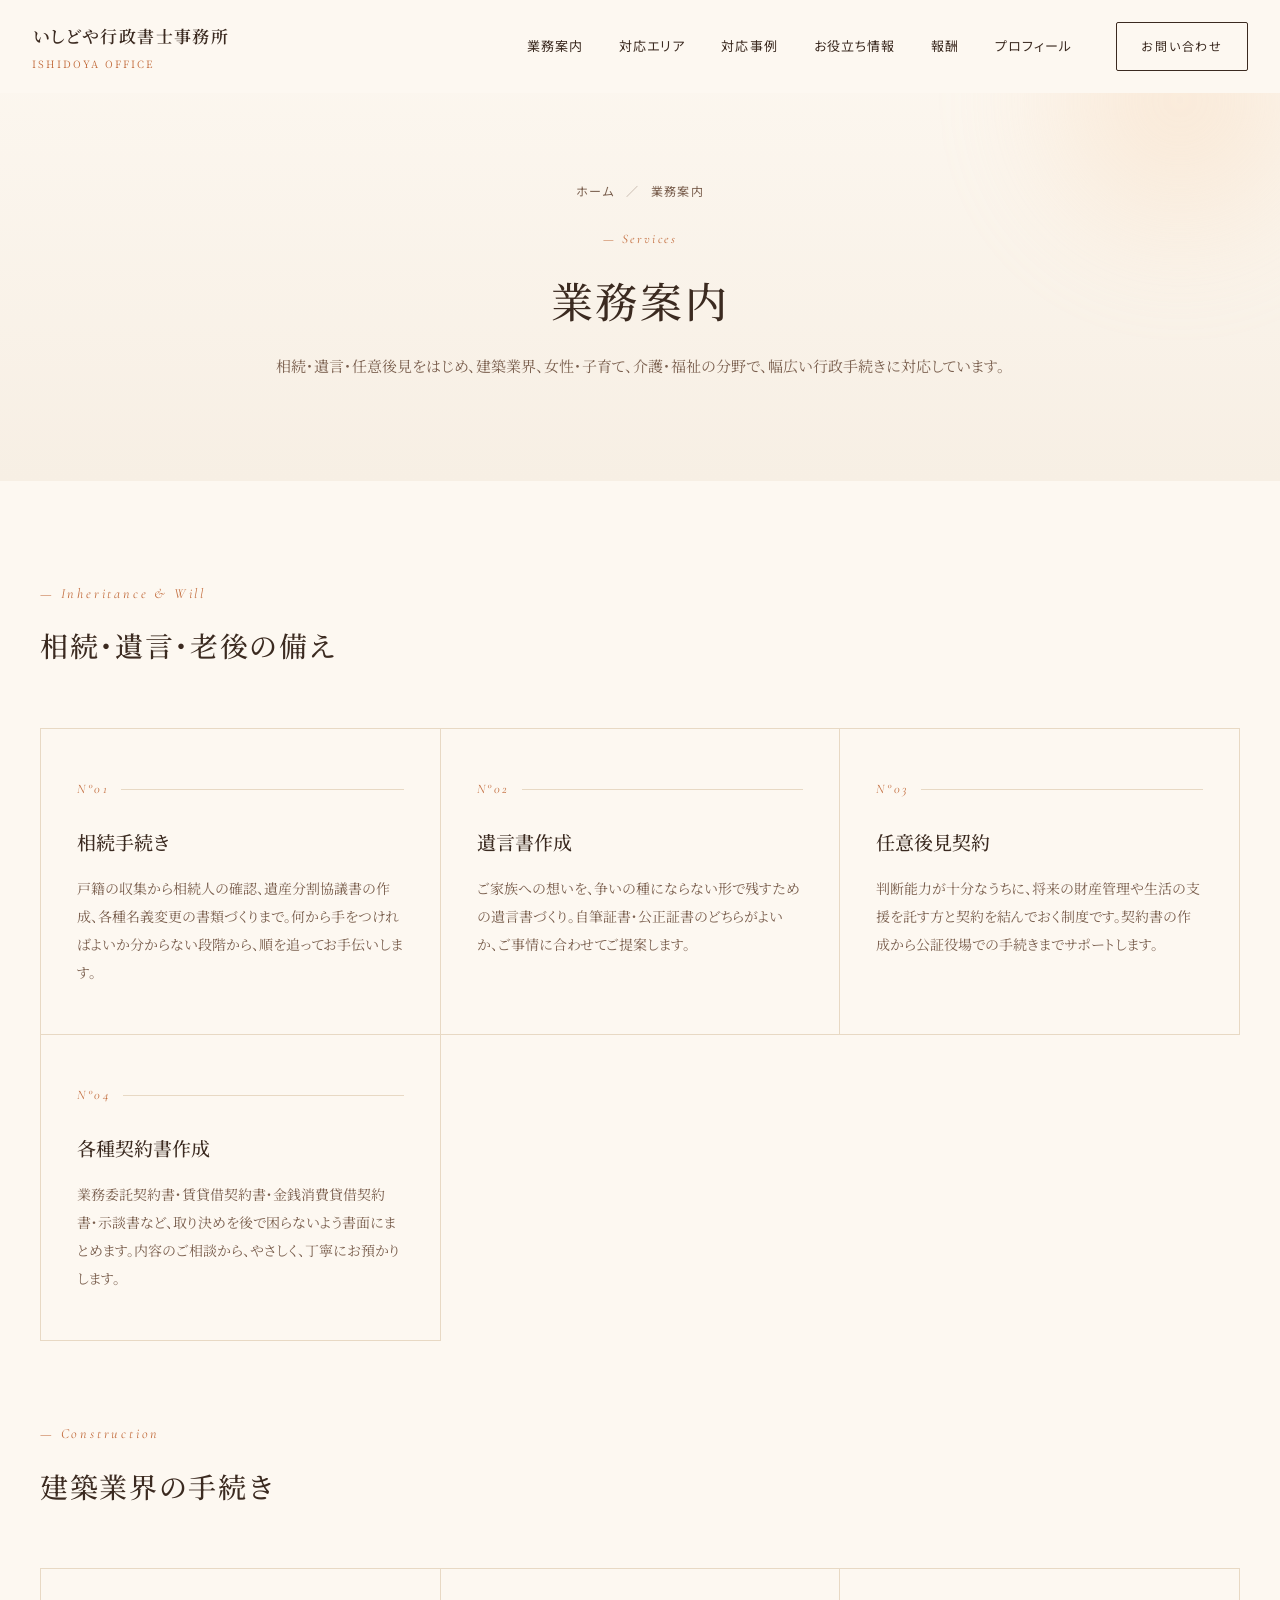
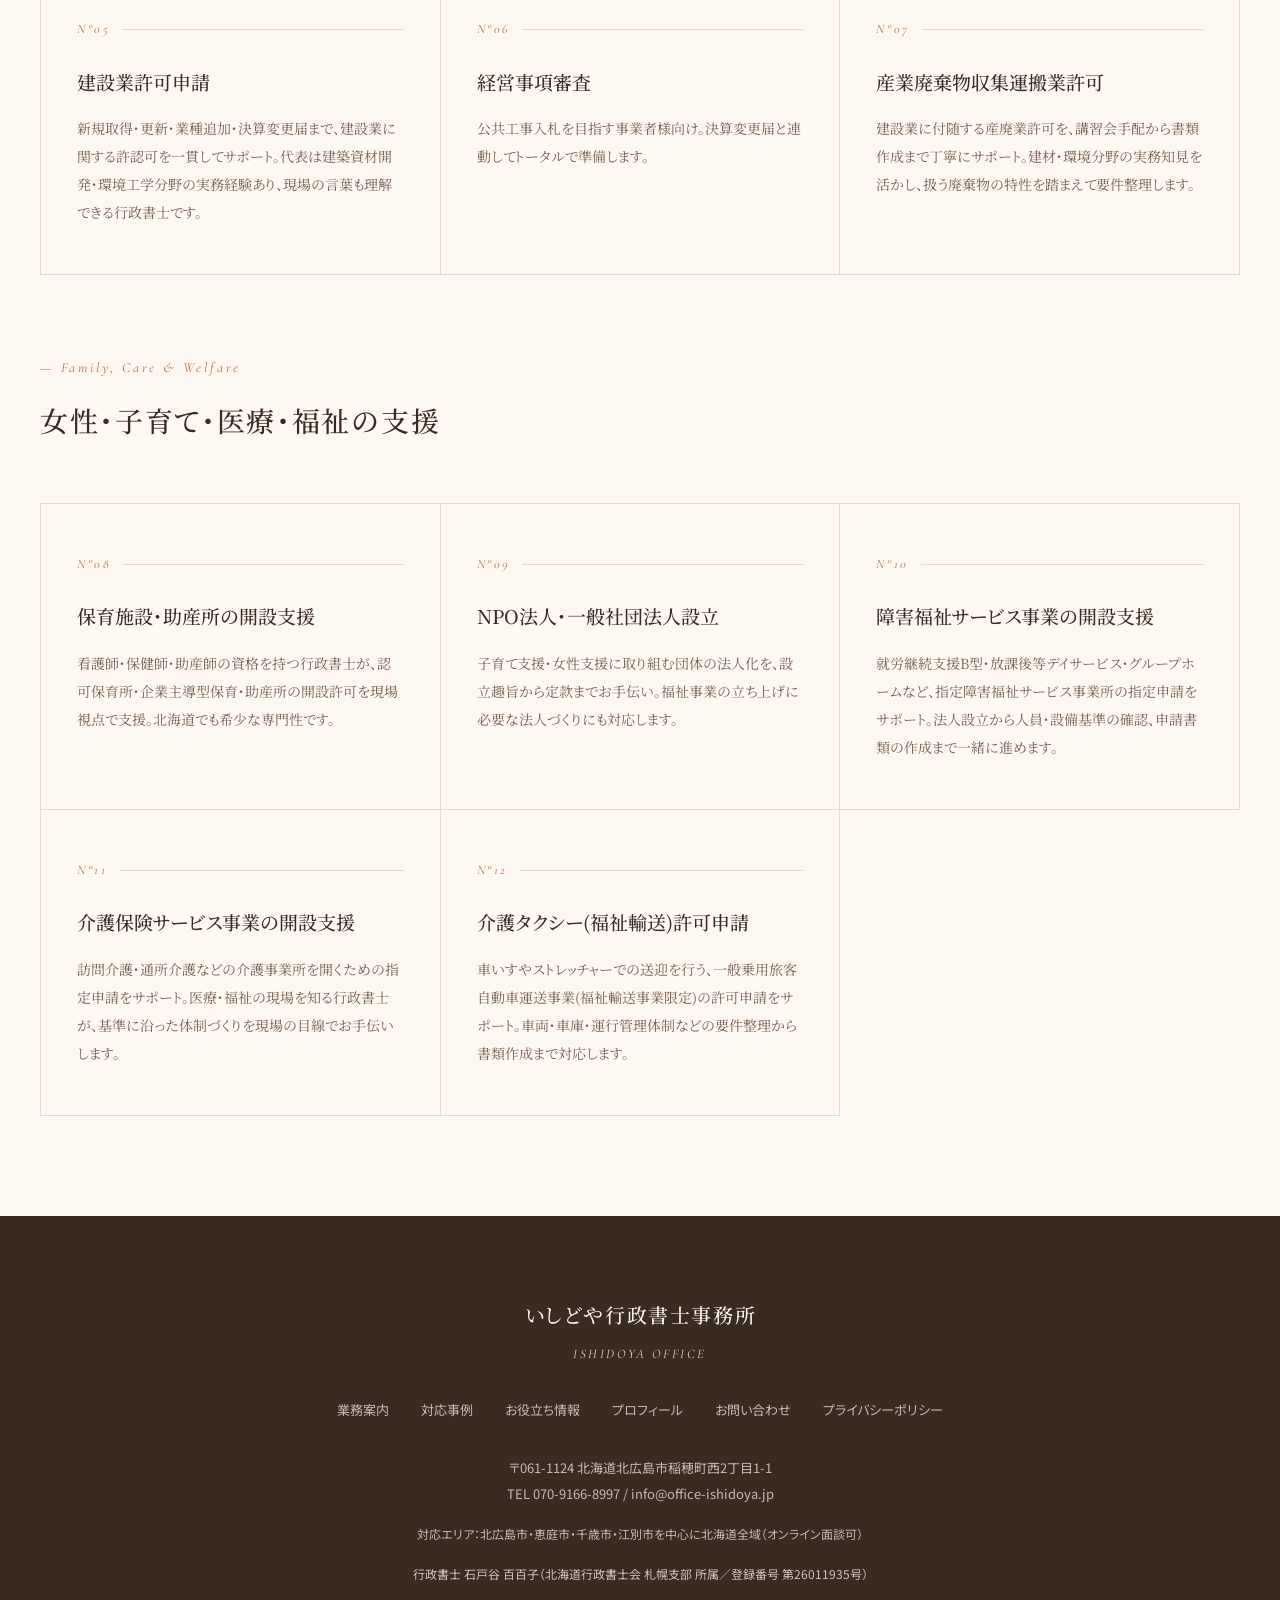
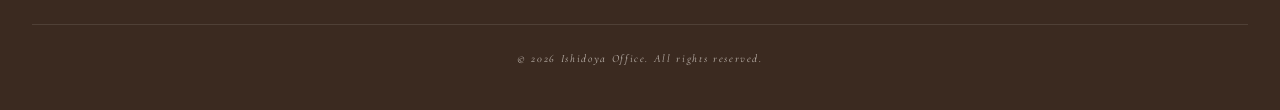
<file: services/index.html>
<!DOCTYPE html><html lang="ja"> <head><meta name="robots" content="noindex,nofollow"><meta charset="UTF-8"><meta name="viewport" content="width=device-width, initial-scale=1.0"><meta name="format-detection" content="telephone=no"><title>業務案内｜北広島の行政書士｜いしどや行政書士事務所</title><meta name="description" content="北広島・恵庭・千歳・江別エリア対応。建設業許可、経営事項審査、産廃業許可、保育施設・助産所開設、NPO法人設立、相続・遺言。建築と女性・子育て、ふたつの専門分野で幅広くサポートします。"><meta property="og:type" content="website"><meta property="og:title" content="業務案内｜北広島の行政書士｜いしどや行政書士事務所"><meta property="og:description" content="北広島・恵庭・千歳・江別エリア対応。建設業許可、経営事項審査、産廃業許可、保育施設・助産所開設、NPO法人設立、相続・遺言。建築と女性・子育て、ふたつの専門分野で幅広くサポートします。"><meta property="og:image" content="https://office-ishidoya.jp/ogp.jpg"><meta property="og:site_name" content="いしどや行政書士事務所"><meta property="og:locale" content="ja_JP"><meta name="twitter:card" content="summary_large_image"><meta name="twitter:title" content="業務案内｜北広島の行政書士｜いしどや行政書士事務所"><meta name="twitter:description" content="北広島・恵庭・千歳・江別エリア対応。建設業許可、経営事項審査、産廃業許可、保育施設・助産所開設、NPO法人設立、相続・遺言。建築と女性・子育て、ふたつの専門分野で幅広くサポートします。"><meta name="twitter:image" content="https://office-ishidoya.jp/ogp.jpg"><link rel="preconnect" href="https://fonts.googleapis.com"><link rel="preconnect" href="https://fonts.gstatic.com" crossorigin><link href="https://fonts.googleapis.com/css2?family=Noto+Serif+JP:wght@400;500;600;700&family=Noto+Sans+JP:wght@300;400;500;700&family=Cormorant+Garamond:ital,wght@0,400;0,500;1,400;1,500&display=swap" rel="stylesheet"><noscript><style>.preloader{display:none !important}</style></noscript><link rel="stylesheet" href="../style.css"></head> <body>
<header class="site-header" id="site-header"> <div class="nav-inner"> <a href="../" class="logo">
いしどや行政書士事務所
<small>ISHIDOYA OFFICE</small> </a> <input type="checkbox" id="nav-toggle" class="nav-toggle" aria-label="メニューを開閉"> <label for="nav-toggle" class="nav-burger" aria-hidden="true"> <span></span><span></span><span></span> </label> <nav class="nav-links" aria-label="メインナビゲーション"> <a href="./" aria-current="page">業務案内</a> <a href="https://office-ishidoya.jp/area/">対応エリア</a> <a href="https://office-ishidoya.jp/cases/">対応事例</a> <a href="https://office-ishidoya.jp/blog/">お役立ち情報</a> <a href="https://office-ishidoya.jp/pricing/">報酬</a> <a href="https://office-ishidoya.jp/profile/">プロフィール</a> <a href="https://office-ishidoya.jp/contact/" class="nav-cta">お問い合わせ</a> </nav> </div> </header>
<main>
<section class="page-hero"> <div class="page-hero-inner"> <nav class="breadcrumb" aria-label="パンくず"> <a href="../">ホーム</a> <span class="sep">／</span> <span>業務案内</span> </nav> <span class="page-en">— Services</span> <h1 class="page-title">業務案内</h1> <p class="page-desc">
相続・遺言・任意後見をはじめ、建築業界、女性・子育て、介護・福祉の分野で、幅広い行政手続きに対応しています。
</p> </div> </section>
<section style="padding: 100px 32px;"><div class="section-inner">
<div class="fade-up in" style="margin-bottom: 60px;"><span class="section-en">— Inheritance &amp; Will</span><h2 class="section-title" style="font-size: 28px;">相続・遺言・老後の備え</h2></div><div class="services-grid" style="margin-bottom: 80px;"><a href="#" class="service-card fade-up in"><div class="service-num">N°01</div><h3 class="service-title">相続手続き</h3><p>戸籍の収集から相続人の確認、遺産分割協議書の作成、各種名義変更の書類づくりまで。何から手をつければよいか分からない段階から、順を追ってお手伝いします。</p></a><a href="#" class="service-card fade-up in"><div class="service-num">N°02</div><h3 class="service-title">遺言書作成</h3><p>ご家族への想いを、争いの種にならない形で残すための遺言書づくり。自筆証書・公正証書のどちらがよいか、ご事情に合わせてご提案します。</p></a><a href="#" class="service-card fade-up in"><div class="service-num">N°03</div><h3 class="service-title">任意後見契約</h3><p>判断能力が十分なうちに、将来の財産管理や生活の支援を託す方と契約を結んでおく制度です。契約書の作成から公証役場での手続きまでサポートします。</p></a><a href="#" class="service-card fade-up in"><div class="service-num">N°04</div><h3 class="service-title">各種契約書作成</h3><p>業務委託契約書・賃貸借契約書・金銭消費貸借契約書・示談書など、取り決めを後で困らないよう書面にまとめます。内容のご相談から、やさしく、丁寧にお預かりします。</p></a></div><div class="fade-up in" style="margin-bottom: 60px;"><span class="section-en">— Construction</span><h2 class="section-title" style="font-size: 28px;">建築業界の手続き</h2></div><div class="services-grid" style="margin-bottom: 80px;"><a href="#" class="service-card fade-up in"><div class="service-num">N°05</div><h3 class="service-title">建設業許可申請</h3><p>新規取得・更新・業種追加・決算変更届まで、建設業に関する許認可を一貫してサポート。代表は建築資材開発・環境工学分野の実務経験あり、現場の言葉も理解できる行政書士です。</p></a><a href="#" class="service-card fade-up in"><div class="service-num">N°06</div><h3 class="service-title">経営事項審査</h3><p>公共工事入札を目指す事業者様向け。決算変更届と連動してトータルで準備します。</p></a><a href="#" class="service-card fade-up in"><div class="service-num">N°07</div><h3 class="service-title">産業廃棄物収集運搬業許可</h3><p>建設業に付随する産廃業許可を、講習会手配から書類作成まで丁寧にサポート。建材・環境分野の実務知見を活かし、扱う廃棄物の特性を踏まえて要件整理します。</p></a></div><div id="care" class="fade-up in" style="margin-bottom: 60px;"><span class="section-en">— Family, Care &amp; Welfare</span><h2 class="section-title" style="font-size: 28px;">女性・子育て・医療・福祉の支援</h2></div><div class="services-grid"><a href="#" class="service-card fade-up in"><div class="service-num">N°08</div><h3 class="service-title">保育施設・助産所の開設支援</h3><p>看護師・保健師・助産師の資格を持つ行政書士が、認可保育所・企業主導型保育・助産所の開設許可を現場視点で支援。北海道でも希少な専門性です。</p></a><a href="#" class="service-card fade-up in"><div class="service-num">N°09</div><h3 class="service-title">NPO法人・一般社団法人設立</h3><p>子育て支援・女性支援に取り組む団体の法人化を、設立趣旨から定款までお手伝い。福祉事業の立ち上げに必要な法人づくりにも対応します。</p></a><a href="#" class="service-card fade-up in"><div class="service-num">N°10</div><h3 class="service-title">障害福祉サービス事業の開設支援</h3><p>就労継続支援B型・放課後等デイサービス・グループホームなど、指定障害福祉サービス事業所の指定申請をサポート。法人設立から人員・設備基準の確認、申請書類の作成まで一緒に進めます。</p></a><a href="#" class="service-card fade-up in"><div class="service-num">N°11</div><h3 class="service-title">介護保険サービス事業の開設支援</h3><p>訪問介護・通所介護などの介護事業所を開くための指定申請をサポート。医療・福祉の現場を知る行政書士が、基準に沿った体制づくりを現場の目線でお手伝いします。</p></a><a href="#" class="service-card fade-up in"><div class="service-num">N°12</div><h3 class="service-title">介護タクシー(福祉輸送)許可申請</h3><p>車いすやストレッチャーでの送迎を行う、一般乗用旅客自動車運送事業(福祉輸送事業限定)の許可申請をサポート。車両・車庫・運行管理体制などの要件整理から書類作成まで対応します。</p></a></div>
</div></section>
</main>
<footer class="site-footer"> <div class="footer-logo">いしどや行政書士事務所</div> <div class="footer-en">ISHIDOYA OFFICE</div> <nav class="footer-nav" aria-label="フッターナビゲーション"> <a href="./">業務案内</a> <a href="https://office-ishidoya.jp/cases/">対応事例</a> <a href="https://office-ishidoya.jp/blog/">お役立ち情報</a> <a href="https://office-ishidoya.jp/profile/">プロフィール</a> <a href="https://office-ishidoya.jp/contact/">お問い合わせ</a> <a href="https://office-ishidoya.jp/privacy/">プライバシーポリシー</a> </nav> <div class="footer-info">
〒061-1124 北海道北広島市稲穂町西2丁目1-1<br>
TEL 070-9166-8997 / info@office-ishidoya.jp
</div> <div class="footer-area">
対応エリア：北広島市・恵庭市・千歳市・江別市を中心に北海道全域（オンライン面談可）
</div> <div class="footer-license">
行政書士 石戸谷 百百子（北海道行政書士会 札幌支部 所属／登録番号 第26011935号）
</div> <div class="footer-copy">© 2026 Ishidoya Office. All rights reserved.</div> </footer>

</body></html>
</file>
<file: style.css>
:root{--orange: #E89B5A;--orange-deep: #C36E3F;--orange-light: #F6D3B0;--beige: #F7EFE4;--cream: #FDF8F1;--brown: #3B2A20;--brown-sub: #7A5F4E;--line: #E8D9C4;--white: #ffffff}*{margin:0;padding:0;box-sizing:border-box}html{scroll-behavior:smooth}body{font-family:"Noto Serif JP",serif;color:var(--brown);background:var(--cream);line-height:1.9;font-weight:400;font-feature-settings:"palt";-webkit-font-smoothing:antialiased;overflow-x:hidden}a{color:inherit;text-decoration:none}img{max-width:100%;display:block}.en{font-family:Cormorant Garamond,serif;font-style:italic;letter-spacing:.05em}.fade-up{opacity:0;transform:translateY(40px);transition:opacity 1.2s cubic-bezier(.2,.8,.2,1),transform 1.2s cubic-bezier(.2,.8,.2,1)}.fade-up.in{opacity:1;transform:translateY(0)}.fade-up.delay-1{transition-delay:.15s}.fade-up.delay-2{transition-delay:.3s}.fade-up.delay-3{transition-delay:.45s}.scroll-progress{position:fixed;top:0;left:0;height:2px;width:0;background:linear-gradient(90deg,var(--orange-light),var(--orange-deep));z-index:200;pointer-events:none;transition:width .1s ease-out}.line-reveal{display:block;overflow:hidden}.line-reveal>span{display:inline-block;transform:translateY(110%);transition:transform 1.4s cubic-bezier(.2,.8,.2,1)}.line-reveal.in>span{transform:translateY(0)}.line-reveal.delay-1>span{transition-delay:.15s}.line-reveal.delay-2>span{transition-delay:.3s}.line-reveal.delay-3>span{transition-delay:.45s}.clip-reveal{clip-path:inset(100% 0 0 0);transition:clip-path 1.4s cubic-bezier(.7,0,.3,1)}.clip-reveal.in{clip-path:inset(0 0 0 0)}.preloader{position:fixed;inset:0;z-index:9999;background:var(--cream);display:flex;align-items:center;justify-content:center;transition:opacity .7s ease,visibility .7s ease}.preloader.done{opacity:0;visibility:hidden}.preloader-inner{display:flex;flex-direction:column;align-items:center;gap:22px}.preloader-name{font-family:"Noto Serif JP",serif;font-size:16px;font-weight:500;letter-spacing:.25em;padding-left:.25em;color:var(--brown);opacity:0;transform:translateY(8px);animation:preIn .9s cubic-bezier(.2,.7,.2,1) .32s forwards}.preloader-bar{width:120px;height:1px;background:var(--line);overflow:hidden;position:relative}.preloader-bar span{position:absolute;inset:0;background:var(--orange-deep);transform:scaleX(0);transform-origin:left;animation:preBar 1.3s cubic-bezier(.4,0,.2,1) .45s forwards}@keyframes preIn{to{opacity:1;transform:translateY(0) scale(1)}}@keyframes preBar{to{transform:scaleX(1)}}@media(prefers-reduced-motion:reduce){.preloader-name{animation:none;opacity:1;transform:none}.preloader-bar span{animation:none;transform:scaleX(1)}}.photo-fill{position:absolute;inset:0;z-index:0;width:100%;height:100%;object-fit:cover;object-position:center 25%;display:block}.tilt-card{transition:transform .4s cubic-bezier(.2,.8,.2,1),box-shadow .4s ease;will-change:transform;transform-style:preserve-3d}.tilt-card:hover{transform:perspective(1000px) rotateX(2deg) rotateY(-2deg) translateY(-3px);box-shadow:0 20px 40px #3b2a2014}.magnet{transition:transform .3s cubic-bezier(.2,.8,.2,1);will-change:transform}.magnet>*{pointer-events:none}.count-up{font-family:Cormorant Garamond,serif;font-weight:500;font-size:56px;color:var(--orange-deep);line-height:1;display:block}.count-up+.count-label{font-family:Noto Sans JP;font-size:13px;color:var(--brown-sub);letter-spacing:.15em;margin-top:8px;display:block}.stats-grid{display:grid;grid-template-columns:repeat(3,1fr);gap:40px;max-width:800px;margin:80px auto 0;padding-top:60px;border-top:1px solid rgba(253,248,241,.2)}.stat-item{text-align:center}@media(max-width:820px){.stats-grid{grid-template-columns:1fr;gap:32px}.count-up{font-size:42px}}header.site-header{position:fixed;top:0;left:0;right:0;z-index:100;padding:20px 0;transition:padding .4s ease,box-shadow .4s ease;background-color:#fdf8f1}header.site-header.scrolled{padding:14px 0;box-shadow:0 1px 20px #3b2a200f}.nav-inner{max-width:1280px;margin:0 auto;padding:0 32px;display:flex;justify-content:space-between;align-items:center}.logo{font-family:"Noto Serif JP",serif;font-size:17px;font-weight:600;color:var(--brown);letter-spacing:.08em}.logo small{display:block;font-size:10px;color:var(--orange-deep);font-weight:400;letter-spacing:.2em;margin-top:2px}.nav-links{display:flex;gap:36px;align-items:center;font-size:13px;letter-spacing:.08em;font-family:Noto Sans JP}.nav-links a:not(.nav-cta){position:relative;transition:.3s;color:var(--brown)}.nav-links a:not(.nav-cta):after{content:"";position:absolute;bottom:-6px;left:50%;width:0;height:1px;background:var(--orange-deep);transition:.4s ease;transform:translate(-50%)}.nav-links a:not(.nav-cta):hover:after{width:100%}.nav-cta{font-family:Noto Sans JP;font-size:12px;letter-spacing:.15em;color:var(--brown);padding:12px 24px;border:1px solid var(--brown);border-radius:2px;transition:.4s ease;position:relative;overflow:hidden;z-index:1;margin-left:8px}.nav-cta:before{content:"";position:absolute;top:0;left:-100%;width:100%;height:100%;background:var(--brown);transition:.4s ease;z-index:-1}.nav-cta:hover{color:#fff}.nav-cta:hover:before{left:0}.nav-toggle,.nav-burger{display:none}@media(max-width:820px){.nav-burger{display:flex;flex-direction:column;justify-content:center;gap:5px;width:32px;height:32px;cursor:pointer;z-index:110}.nav-burger span{display:block;width:24px;height:1.5px;background:var(--brown);transition:.3s ease}.nav-toggle:checked+.nav-burger span:nth-child(1){transform:translateY(6.5px) rotate(45deg)}.nav-toggle:checked+.nav-burger span:nth-child(2){opacity:0}.nav-toggle:checked+.nav-burger span:nth-child(3){transform:translateY(-6.5px) rotate(-45deg)}.nav-links{position:fixed;top:0;right:0;bottom:0;width:min(78vw,320px);padding:96px 36px 36px;flex-direction:column;gap:28px;align-items:stretch;background-color:#fdf8f1;box-shadow:-8px 0 32px #3b2a201f;transform:translate(100%);transition:transform .35s ease;font-size:16px;z-index:105}.nav-toggle:checked~.nav-links{transform:translate(0)}.nav-links a:not(.nav-cta){padding:12px 0;border-bottom:1px dashed var(--line)}.nav-links a:not(.nav-cta):after{display:none}.nav-cta{margin:8px 0 0;padding:16px 24px;text-align:center;font-size:13px;letter-spacing:.12em}}.hero{min-height:100vh;position:relative;overflow:hidden;display:flex;align-items:center;padding:140px 32px 100px;background:var(--cream)}.hero-bg{position:absolute;inset:0;z-index:0;pointer-events:none}.blob{position:absolute;border-radius:50%;filter:blur(60px);opacity:.6}.blob-1{width:600px;height:600px;top:-200px;right:-150px;background:radial-gradient(circle,var(--orange-light),transparent 70%);animation:float1 18s ease-in-out infinite}.blob-2{width:500px;height:500px;bottom:-150px;left:-100px;background:radial-gradient(circle,#F4C7A1,transparent 70%);animation:float2 22s ease-in-out infinite}@keyframes float1{0%,to{transform:translate(0) scale(1)}50%{transform:translate(-40px,30px) scale(1.1)}}@keyframes float2{0%,to{transform:translate(0) scale(1)}50%{transform:translate(50px,-40px) scale(.95)}}.hero-inner{max-width:1280px;margin:0 auto;width:100%;display:grid;grid-template-columns:1.15fr 1fr;gap:80px;align-items:center;position:relative;z-index:1}.hero-en{font-family:Cormorant Garamond,serif;font-style:italic;color:var(--orange-deep);font-size:15px;letter-spacing:.15em;margin-bottom:32px;display:block}.hero-en:before{content:"";display:inline-block;width:40px;height:1px;background:var(--orange-deep);vertical-align:middle;margin-right:16px}.hero h1{font-family:"Noto Serif JP",serif;font-weight:500;font-size:56px;line-height:1.6;letter-spacing:.04em;color:var(--brown);margin-bottom:40px}.hero h1 .accent{color:var(--orange-deep);font-weight:600}.hero h1 .small{font-size:24px;display:block;margin-top:16px;color:var(--brown-sub);font-weight:400;letter-spacing:.08em}.hero-lead{font-size:15px;line-height:2.1;color:var(--brown-sub);margin-bottom:48px;max-width:520px}.hero-buttons{display:flex;gap:20px;align-items:center;flex-wrap:wrap}.btn-line{font-family:Noto Sans JP;font-size:13px;letter-spacing:.15em;color:var(--brown);padding:18px 0;display:inline-flex;align-items:center;gap:20px;border-bottom:1px solid var(--brown);transition:.4s ease;position:relative}.btn-line .arrow{display:inline-block;width:40px;height:1px;background:var(--brown);position:relative;transition:.4s ease}.btn-line .arrow:after{content:"";position:absolute;right:0;top:-3px;width:7px;height:7px;border-top:1px solid var(--brown);border-right:1px solid var(--brown);transform:rotate(45deg);transition:.4s ease}.btn-line:hover{color:var(--orange-deep);border-color:var(--orange-deep)}.btn-line:hover .arrow{background:var(--orange-deep);width:56px}.btn-line:hover .arrow:after{border-color:var(--orange-deep)}.hero-visual{position:relative;aspect-ratio:4/5}.hero-photo-main{position:absolute;inset:0;border-radius:4px;background:linear-gradient(135deg,#e89b5a26,#c36e3f40),linear-gradient(135deg,#e0b58a,#c4946a);box-shadow:0 30px 80px #3b2a202e;display:flex;align-items:center;justify-content:center;color:#ffffffd9;font-family:"Noto Serif JP";font-size:13px;letter-spacing:.1em;text-align:center;overflow:hidden}.hero-photo-main:after{content:"";position:absolute;inset:0;background:linear-gradient(180deg,transparent 60%,rgba(59,42,32,.2))}.hero-photo-label{position:relative;z-index:2;padding:12px 24px;border:1px solid rgba(255,255,255,.4);border-radius:2px}.hero-side-text{position:absolute;top:30px;left:-60px;writing-mode:vertical-rl;font-size:11px;letter-spacing:.5em;color:var(--brown-sub);font-family:Noto Sans JP}.hero-number{position:absolute;bottom:-30px;right:-30px;font-family:Cormorant Garamond,serif;font-size:160px;color:var(--orange-light);font-weight:400;line-height:1;opacity:.8;z-index:-1}.scroll-ind{position:absolute;bottom:40px;left:50%;transform:translate(-50%);font-size:11px;letter-spacing:.3em;color:var(--brown-sub);font-family:Cormorant Garamond;font-style:italic;display:flex;flex-direction:column;align-items:center;gap:12px}.scroll-ind:after{content:"";width:1px;height:50px;background:var(--brown-sub);animation:scrollDown 2.5s ease-in-out infinite;transform-origin:top}@keyframes scrollDown{0%{transform:scaleY(0)}50%{transform:scaleY(1)}to{transform:scaleY(0);transform-origin:bottom}}@media(max-width:820px){.hero{padding:120px 24px 80px}.hero-inner{grid-template-columns:1fr;gap:60px}.hero h1{font-size:34px}.hero h1 .small{font-size:18px}.hero-side-text,.hero-number{display:none}}.wave-divider{width:100%;height:60px;overflow:hidden;position:relative}.wave-divider svg{width:100%;height:100%;display:block}section{padding:140px 32px;position:relative}.section-inner{max-width:1200px;margin:0 auto}.section-head{margin-bottom:80px}.section-head.center{text-align:center}.section-en{font-family:Cormorant Garamond,serif;font-style:italic;color:var(--orange-deep);font-size:14px;letter-spacing:.2em;display:block;margin-bottom:16px}.section-title{font-family:"Noto Serif JP";font-weight:500;font-size:38px;letter-spacing:.06em;line-height:1.6;color:var(--brown)}.section-desc{color:var(--brown-sub);font-size:15px;line-height:2;margin-top:24px;max-width:640px}.section-head.center .section-desc{margin-left:auto;margin-right:auto}.message{background:var(--white);position:relative}.message-inner{max-width:900px;margin:0 auto;text-align:center}.message-mark{font-family:Cormorant Garamond;font-style:italic;font-size:80px;color:var(--orange-light);line-height:1;margin-bottom:30px}.message-text{font-family:"Noto Serif JP";font-weight:400;font-size:24px;line-height:2.2;color:var(--brown);letter-spacing:.06em}.message-sign{margin-top:40px;font-size:13px;color:var(--brown-sub);letter-spacing:.15em;font-family:Noto Sans JP}@media(max-width:820px){.message-text{font-size:18px}}.pillars{background:var(--beige);position:relative;overflow:hidden}.pillars:before{content:"";position:absolute;top:10%;right:-100px;width:300px;height:300px;border-radius:50%;background:radial-gradient(circle,var(--orange-light),transparent);opacity:.4;filter:blur(40px)}.pillar-list{display:flex;flex-direction:column;gap:120px}.pillar-item{display:grid;grid-template-columns:1fr 1fr;gap:80px;align-items:center}.pillar-item:nth-child(2n){direction:rtl}.pillar-item:nth-child(2n)>*{direction:ltr}.pillar-visual{aspect-ratio:5/6;position:relative;background:linear-gradient(135deg,#d4a683,#a67656);box-shadow:0 30px 80px #3b2a2026;display:flex;align-items:center;justify-content:center}.pillar-visual-2{background:linear-gradient(135deg,#e0b58a,#c89470)}.pillar-visual-label{color:#ffffffe6;padding:12px 20px;border:1px solid rgba(255,255,255,.4);font-size:12px;letter-spacing:.1em}.pillar-subtitle{font-family:Cormorant Garamond;font-style:italic;color:var(--orange-deep);font-size:14px;letter-spacing:.2em;margin-bottom:20px;display:flex;align-items:center;gap:16px}.pillar-subtitle:before{content:"";width:40px;height:1px;background:var(--orange-deep)}.pillar-item h3{font-family:"Noto Serif JP";font-size:32px;font-weight:500;line-height:1.7;margin-bottom:28px;letter-spacing:.04em}.pillar-body{color:var(--brown-sub);font-size:15px;line-height:2.1;margin-bottom:32px}.pillar-tags{display:flex;flex-wrap:wrap;gap:12px;padding-top:28px;border-top:1px solid var(--line)}.pillar-tag{font-family:Noto Sans JP;font-size:12px;color:var(--brown);padding:8px 16px;border:1px solid var(--line);border-radius:2px;transition:.3s;background:var(--cream)}.pillar-tag:hover{border-color:var(--orange-deep);color:var(--orange-deep)}@media(max-width:820px){.pillar-item,.pillar-item:nth-child(2n){grid-template-columns:1fr;direction:ltr;gap:32px}.pillar-list{gap:80px}.pillar-item h3{font-size:24px}}.services-section{background:var(--cream)}.services-grid{display:grid;grid-template-columns:repeat(3,1fr);gap:0;border-top:1px solid var(--line);border-left:1px solid var(--line)}.service-card{padding:48px 36px;border-right:1px solid var(--line);border-bottom:1px solid var(--line);transition:.5s ease;position:relative;cursor:pointer;background:var(--cream);display:block}.service-card:before{content:"";position:absolute;inset:0;background:linear-gradient(180deg,transparent,rgba(232,155,90,.06));opacity:0;transition:.5s ease}.service-card:hover:before{opacity:1}.service-card:hover .service-title{color:var(--orange-deep)}.service-card>*{position:relative;z-index:1}.service-num{font-family:Cormorant Garamond;font-style:italic;font-size:13px;color:var(--orange-deep);letter-spacing:.2em;margin-bottom:24px;display:flex;align-items:center;gap:12px}.service-num:after{content:"";flex:1;height:1px;background:var(--line)}.service-title{font-family:"Noto Serif JP";font-size:19px;font-weight:500;margin-bottom:16px;line-height:1.7;transition:.4s}.service-card p{font-size:14px;color:var(--brown-sub);line-height:2}@media(max-width:820px){.services-grid{grid-template-columns:1fr}.service-card{padding:36px 24px}}.pricing{background:var(--beige)}.pricing-wrap{background:var(--white);box-shadow:0 20px 60px #3b2a200f}.price-row{display:grid;grid-template-columns:2fr 1fr 1.5fr;padding:32px 40px;border-bottom:1px solid var(--line);align-items:center;transition:.3s}.price-row:hover{background:var(--cream)}.price-row:last-child{border-bottom:none}.price-name{font-family:"Noto Serif JP";font-size:17px;font-weight:500;letter-spacing:.04em}.price-amount{font-family:Cormorant Garamond,"Noto Serif JP";font-size:26px;color:var(--orange-deep);font-weight:500}.price-amount small{font-size:14px;color:var(--brown-sub);margin-left:4px;font-family:Noto Sans JP}.price-desc{font-size:13px;color:var(--brown-sub);font-family:Noto Sans JP;padding-left:24px;border-left:1px solid var(--line)}.pricing-note{text-align:center;color:var(--brown-sub);font-size:13px;margin-top:32px;font-family:Noto Sans JP}@media(max-width:820px){.price-row{grid-template-columns:1fr;gap:8px;padding:24px}.price-desc{padding-left:0;border-left:none}}.area{background:var(--white);padding:100px 32px}.area-grid{display:grid;grid-template-columns:repeat(4,1fr);gap:20px;max-width:980px;margin:56px auto 0}.area-card{padding:32px 20px;text-align:center;background:var(--cream);border:1px solid var(--line);transition:.3s;text-decoration:none;color:inherit;display:block}.area-card:hover{border-color:var(--orange-deep);transform:translateY(-2px)}.area-city{font-family:"Noto Serif JP";font-size:22px;font-weight:600;color:var(--brown);margin-bottom:8px}.area-note{font-size:12px;color:var(--brown-sub);font-family:Noto Sans JP}.area-note-foot{text-align:center;color:var(--brown-sub);font-size:13px;margin-top:40px;line-height:1.9;font-family:Noto Sans JP}@media(max-width:820px){.area-grid{grid-template-columns:repeat(2,1fr)}}.profile{background:var(--brown);color:var(--cream);position:relative;overflow:hidden}.profile:before{content:"";position:absolute;top:-200px;right:-200px;width:500px;height:500px;border-radius:50%;background:radial-gradient(circle,rgba(232,155,90,.15),transparent 70%)}.profile .section-title{color:var(--cream)}.profile-inner{display:grid;grid-template-columns:1fr 1.3fr;gap:80px;align-items:center;position:relative;z-index:1}.profile-visual{aspect-ratio:4/5;position:relative;background:linear-gradient(135deg,#d4a683,#a67656);box-shadow:0 30px 80px #0000004d;display:flex;align-items:center;justify-content:center}.profile-photo-label{color:#ffffffe6;padding:12px 20px;border:1px solid rgba(255,255,255,.4);font-size:12px;letter-spacing:.1em}.profile-visual:before{content:"";position:absolute;inset:-20px 20px 20px -20px;border:1px solid rgba(232,155,90,.4);z-index:-1}.profile-name{font-family:"Noto Serif JP";font-size:38px;font-weight:500;letter-spacing:.04em;margin-bottom:8px}.profile-kana{font-size:13px;color:#fdf8f199;letter-spacing:.3em;margin-bottom:8px;font-family:Noto Sans JP}.profile-role{font-family:Cormorant Garamond;font-style:italic;color:var(--orange-light);font-size:15px;letter-spacing:.15em;margin-bottom:40px;padding-bottom:32px;border-bottom:1px solid rgba(253,248,241,.2)}.profile-text{color:#fdf8f1d9;font-size:15px;line-height:2.1;margin-bottom:20px}.profile-career{margin-top:40px;padding-top:32px;border-top:1px solid rgba(253,248,241,.2)}.career-item{display:grid;grid-template-columns:120px 1fr;gap:24px;padding:10px 0;font-size:14px;align-items:start}.career-year{font-family:Cormorant Garamond;font-style:italic;color:var(--orange-light);font-size:15px;letter-spacing:.1em}@media(max-width:820px){.profile-inner{grid-template-columns:1fr;gap:40px}.profile-name{font-size:28px}}.contact{background:var(--cream);text-align:center}.contact-text{max-width:640px;margin:0 auto 60px;font-size:16px;line-height:2.2;color:var(--brown-sub)}.contact-methods{display:grid;grid-template-columns:repeat(3,1fr);gap:1px;background:var(--line);max-width:960px;margin:0 auto 80px;border:1px solid var(--line)}.contact-card{background:var(--white);padding:56px 32px;transition:.4s ease;position:relative;overflow:hidden;display:block}.contact-card:before{content:"";position:absolute;bottom:0;left:0;right:0;height:2px;background:var(--orange-deep);transform:scaleX(0);transform-origin:left;transition:.5s ease}.contact-card:hover:before{transform:scaleX(1)}.contact-card:hover{background:var(--cream)}.contact-icon{width:48px;height:48px;margin:0 auto 20px;color:var(--orange-deep)}.contact-icon svg{width:100%;height:100%}.contact-label{font-family:Cormorant Garamond;font-style:italic;color:var(--orange-deep);font-size:13px;letter-spacing:.2em;margin-bottom:12px}.contact-title{font-family:"Noto Serif JP";font-size:16px;font-weight:500;margin-bottom:16px}.contact-value{font-family:Cormorant Garamond;font-size:22px;color:var(--brown);letter-spacing:.05em;font-weight:500}.contact-note{font-size:12px;color:var(--brown-sub);margin-top:12px;font-family:Noto Sans JP}@media(max-width:820px){.contact-methods{grid-template-columns:1fr}}.form-wrap{max-width:720px;margin:0 auto;text-align:left;background:var(--white);padding:60px 56px;box-shadow:0 20px 60px #3b2a200f}.form-title{text-align:center;font-family:"Noto Serif JP";font-size:22px;font-weight:500;margin-bottom:8px}.form-subtitle{text-align:center;font-family:Cormorant Garamond;font-style:italic;color:var(--orange-deep);font-size:13px;letter-spacing:.2em;margin-bottom:40px}.form-row{margin-bottom:32px}.form-row-split{display:grid;grid-template-columns:1fr 1fr;gap:32px}.form-label{display:flex;justify-content:space-between;align-items:center;font-family:Noto Sans JP;font-size:13px;color:var(--brown);margin-bottom:10px;letter-spacing:.08em}.form-req{font-family:Cormorant Garamond;font-style:italic;font-size:11px;color:var(--orange-deep);letter-spacing:.15em}.form-req.opt{color:var(--brown-sub)}.form-input,.form-select,.form-textarea{width:100%;background:transparent;border:none;border-bottom:1px solid var(--line);padding:12px 0;font-size:15px;color:var(--brown);font-family:"Noto Serif JP";transition:.3s;outline:none}.form-input:focus,.form-select:focus,.form-textarea:focus{border-bottom-color:var(--orange-deep)}.form-textarea{min-height:140px;resize:vertical;line-height:1.9}.form-select{appearance:none;-webkit-appearance:none;background-image:url("data:image/svg+xml,%3Csvg xmlns='http://www.w3.org/2000/svg' width='10' height='6' viewBox='0 0 10 6'%3E%3Cpath d='M1 1l4 4 4-4' stroke='%23C36E3F' fill='none' stroke-width='1.2'/%3E%3C/svg%3E");background-repeat:no-repeat;background-position:right 4px center;padding-right:24px;cursor:pointer}.form-consent{display:flex;gap:12px;align-items:flex-start;padding:20px 24px;background:var(--cream);border-left:2px solid var(--orange-deep);font-size:13px;color:var(--brown-sub);line-height:1.9;font-family:Noto Sans JP}.form-consent input[type=checkbox]{margin-top:5px;accent-color:var(--orange-deep);cursor:pointer}.form-consent a{color:var(--orange-deep);text-decoration:underline}.form-submit{display:block;width:100%;margin-top:40px;background:var(--brown);color:var(--cream);padding:22px;border:none;font-family:Noto Sans JP;font-size:14px;letter-spacing:.3em;cursor:pointer;transition:.4s ease;position:relative;overflow:hidden}.form-submit:before{content:"";position:absolute;inset:0;background:var(--orange-deep);transform:translate(-101%);transition:.4s ease}.form-submit:hover:before{transform:translate(0)}.form-submit span{position:relative;z-index:1}.form-submit:disabled{opacity:.5;cursor:not-allowed}.form-error{background:#fff5f1;border-left:2px solid #C36E3F;padding:16px 24px;color:#c36e3f;font-size:13px;margin-bottom:24px;font-family:Noto Sans JP}.form-success{text-align:center;padding:60px 24px}.form-success-mark{width:60px;height:60px;margin:0 auto 24px;border:1px solid var(--orange-deep);border-radius:50%;display:flex;align-items:center;justify-content:center;color:var(--orange-deep);font-size:24px}.form-success h4{font-family:"Noto Serif JP";font-size:22px;margin-bottom:12px}.form-success p{color:var(--brown-sub);font-size:14px}@media(max-width:820px){.form-wrap{padding:40px 24px}.form-row-split{grid-template-columns:1fr;gap:32px}}footer.site-footer{background:var(--brown);color:#fdf8f1b3;padding:80px 32px 40px;text-align:center}.footer-logo{font-family:"Noto Serif JP";font-size:20px;color:var(--cream);font-weight:500;letter-spacing:.08em;margin-bottom:8px}.footer-en{font-family:Cormorant Garamond;font-style:italic;color:var(--orange-light);font-size:13px;letter-spacing:.2em;margin-bottom:32px}.footer-nav{display:flex;justify-content:center;gap:32px;flex-wrap:wrap;margin-bottom:32px;font-size:13px;font-family:Noto Sans JP}.footer-nav a{color:#fdf8f1b3;transition:.3s}.footer-nav a:hover{color:var(--orange-light)}.footer-info{font-size:13px;line-height:2;font-family:Noto Sans JP}.footer-area{margin-top:16px;font-size:12px;line-height:1.8;font-family:Noto Sans JP;color:#fdf8f1b3}.footer-license{margin-top:18px;font-size:12px;line-height:1.8;font-family:Noto Sans JP;color:#fdf8f1bf}.footer-copy{margin-top:40px;padding-top:24px;border-top:1px solid rgba(253,248,241,.1);font-size:11px;letter-spacing:.15em;font-family:Cormorant Garamond;font-style:italic}.page-hero{padding:180px 32px 100px;background:linear-gradient(180deg,var(--cream) 0%,var(--beige) 100%);text-align:center;position:relative;overflow:hidden}.page-hero:before{content:"";position:absolute;top:-100px;right:-100px;width:400px;height:400px;border-radius:50%;background:radial-gradient(circle,var(--orange-light),transparent 70%);opacity:.4;filter:blur(40px)}.page-hero-inner{max-width:800px;margin:0 auto;position:relative;z-index:1}.breadcrumb{font-family:Noto Sans JP;font-size:12px;color:var(--brown-sub);letter-spacing:.1em;margin-bottom:24px;display:flex;justify-content:center;gap:12px}.breadcrumb a{transition:.3s}.breadcrumb a:hover{color:var(--orange-deep)}.breadcrumb .sep{opacity:.5}.page-title{font-family:"Noto Serif JP";font-size:42px;font-weight:500;letter-spacing:.06em;line-height:1.6;margin-bottom:16px}.page-en{font-family:Cormorant Garamond;font-style:italic;color:var(--orange-deep);font-size:13px;letter-spacing:.2em;margin-bottom:16px;display:block}.page-desc{color:var(--brown-sub);font-size:15px;line-height:2}.prose{max-width:780px;margin:0 auto;padding:100px 32px;font-family:"Noto Serif JP";line-height:2.1;color:var(--brown)}.prose h2{font-family:"Noto Serif JP";font-size:26px;font-weight:500;margin:56px 0 24px;padding-bottom:16px;border-bottom:1px solid var(--line);letter-spacing:.04em}.prose h3{font-family:"Noto Serif JP";font-size:20px;font-weight:500;margin:40px 0 16px;color:var(--orange-deep)}.prose p{margin-bottom:20px;font-size:15px}.prose ul,.prose ol{margin:20px 0 20px 24px}.prose li{margin-bottom:8px;font-size:15px}.prose a{color:var(--orange-deep);text-decoration:underline;text-underline-offset:3px}.prose img{margin:32px auto;border-radius:2px}.prose blockquote{border-left:3px solid var(--orange-deep);padding:16px 24px;margin:32px 0;background:var(--beige);font-style:italic;color:var(--brown-sub)}.prose table{width:100%;border-collapse:collapse;margin:24px 0;font-size:14px;font-family:Noto Sans JP}.prose th,.prose td{padding:12px 16px;border-bottom:1px solid var(--line);text-align:left}.prose th{background:var(--beige);font-weight:500}.card-grid{display:grid;grid-template-columns:repeat(3,1fr);gap:40px;max-width:1200px;margin:0 auto}.card{background:var(--white);transition:.4s ease;box-shadow:0 10px 40px #3b2a200a;overflow:hidden}.card:hover{transform:translateY(-6px);box-shadow:0 20px 50px #3b2a201a}.card-image{aspect-ratio:16/10;background:linear-gradient(135deg,#d4a683,#a67656);position:relative;overflow:hidden}.card-image img{width:100%;height:100%;object-fit:cover}.card-image-placeholder{position:absolute;inset:0;display:flex;align-items:center;justify-content:center;color:#ffffffb3;font-size:12px;letter-spacing:.15em}.card-body{padding:28px}.card-meta{display:flex;justify-content:space-between;align-items:center;font-family:Noto Sans JP;font-size:12px;color:var(--brown-sub);margin-bottom:12px;letter-spacing:.08em}.card-category{color:var(--orange-deep);padding:4px 12px;border:1px solid var(--orange-deep);border-radius:2px;font-size:11px}.card-title{font-family:"Noto Serif JP";font-size:17px;font-weight:500;line-height:1.7;margin-bottom:12px;display:-webkit-box;-webkit-line-clamp:2;-webkit-box-orient:vertical;overflow:hidden}.card-excerpt{color:var(--brown-sub);font-size:13px;line-height:1.9;display:-webkit-box;-webkit-line-clamp:2;-webkit-box-orient:vertical;overflow:hidden}@media(max-width:820px){.card-grid{grid-template-columns:1fr}}.empty-state{text-align:center;padding:80px 32px;color:var(--brown-sub);font-size:14px}.cta-inline{display:inline-flex;align-items:center;gap:12px;font-family:Noto Sans JP;font-size:13px;letter-spacing:.15em;color:var(--brown);padding:16px 28px;border:1px solid var(--brown);border-radius:2px;transition:.4s;background:transparent}.cta-inline:hover{background:var(--brown);color:var(--white)}.pagination{display:flex;justify-content:center;gap:8px;margin-top:60px;font-family:Noto Sans JP}.pagination a,.pagination span{padding:12px 18px;font-size:13px;color:var(--brown);border:1px solid var(--line);transition:.3s}.pagination a:hover{border-color:var(--orange-deep);color:var(--orange-deep)}.pagination .current{background:var(--brown);color:var(--cream);border-color:var(--brown)}
</file>
